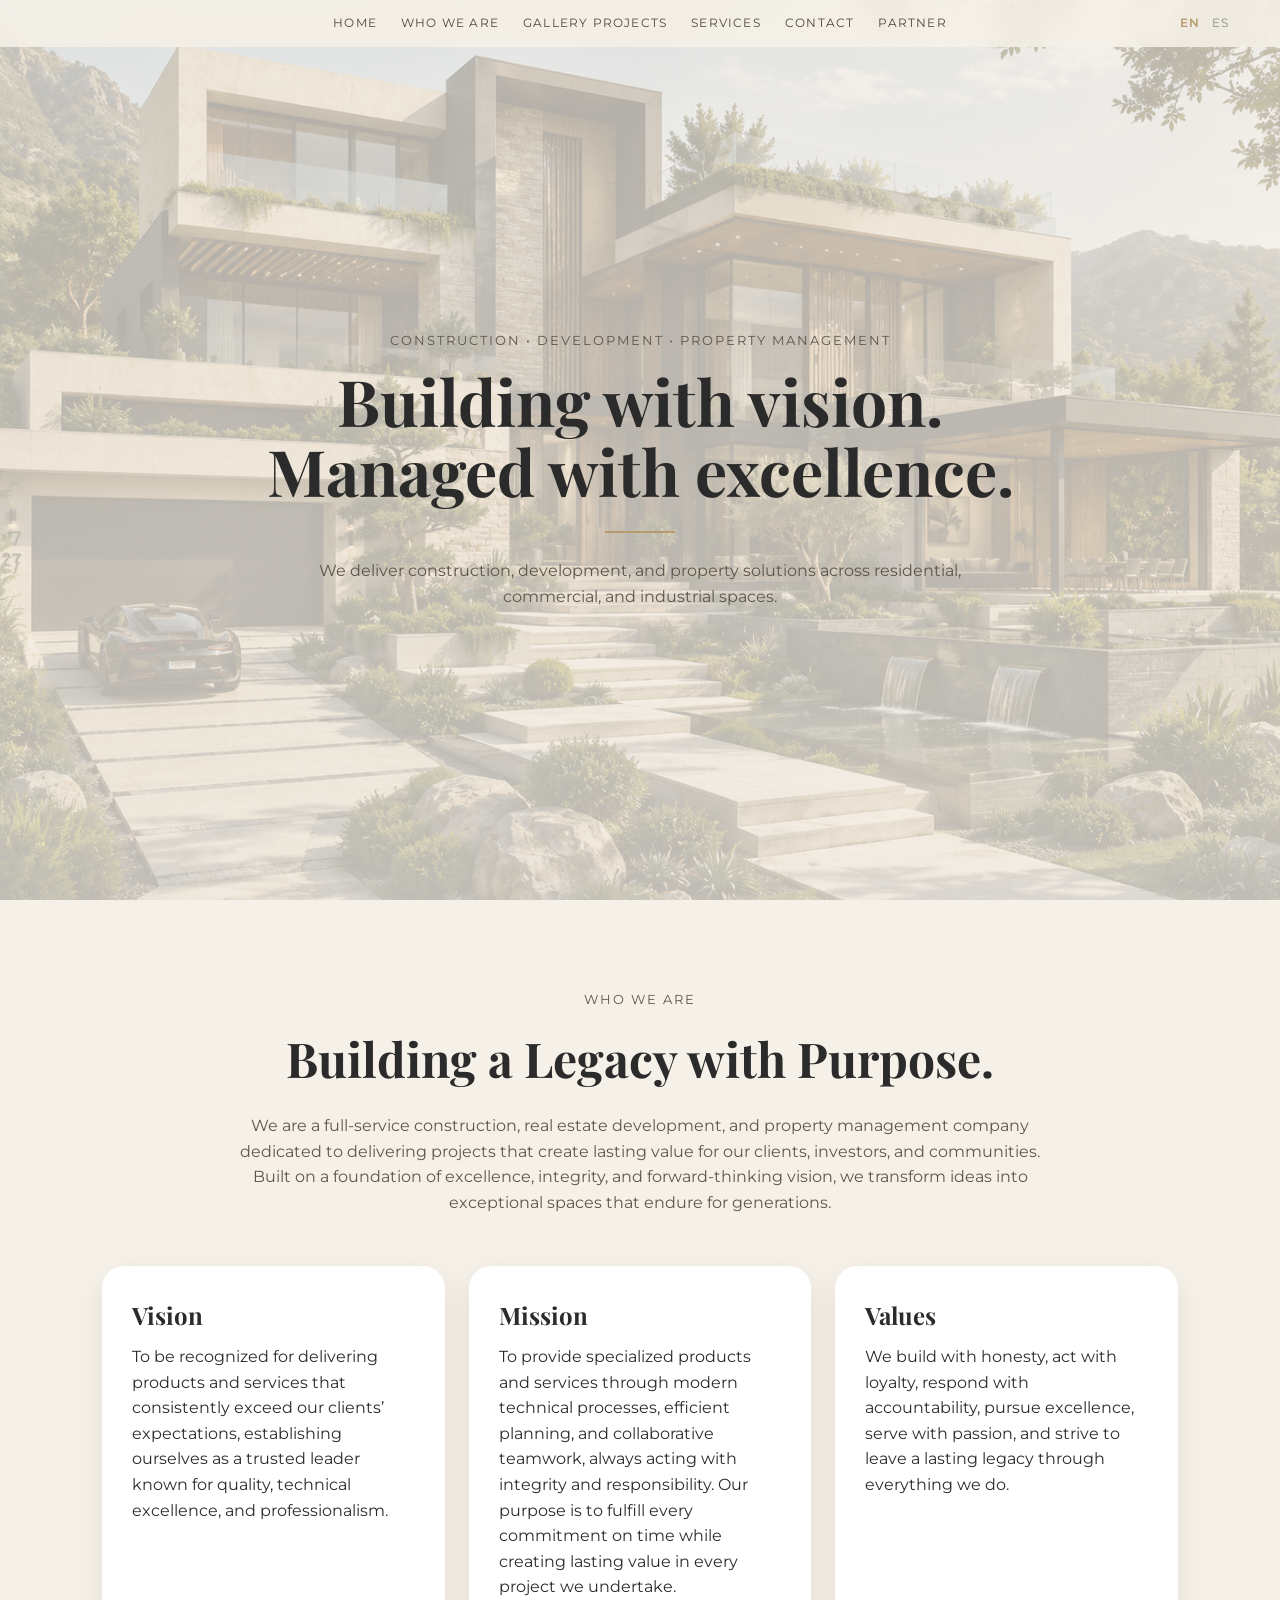
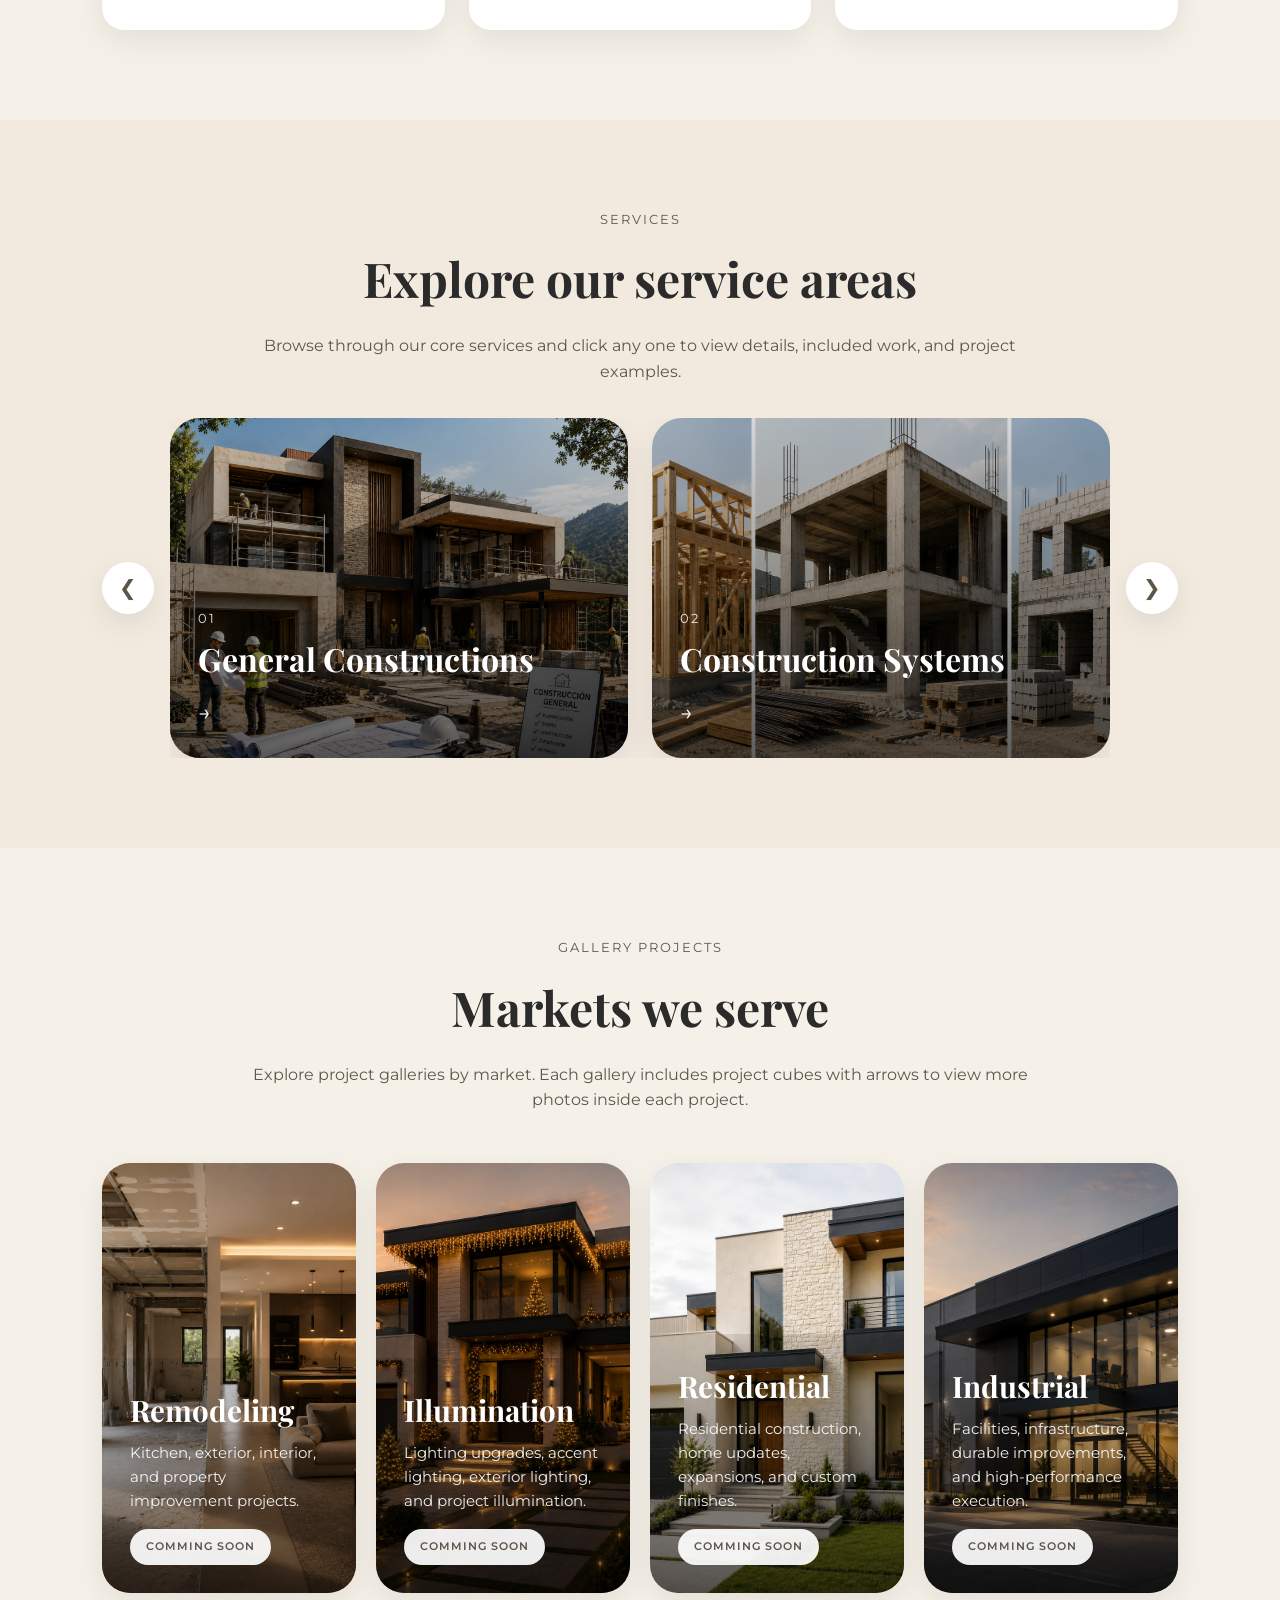
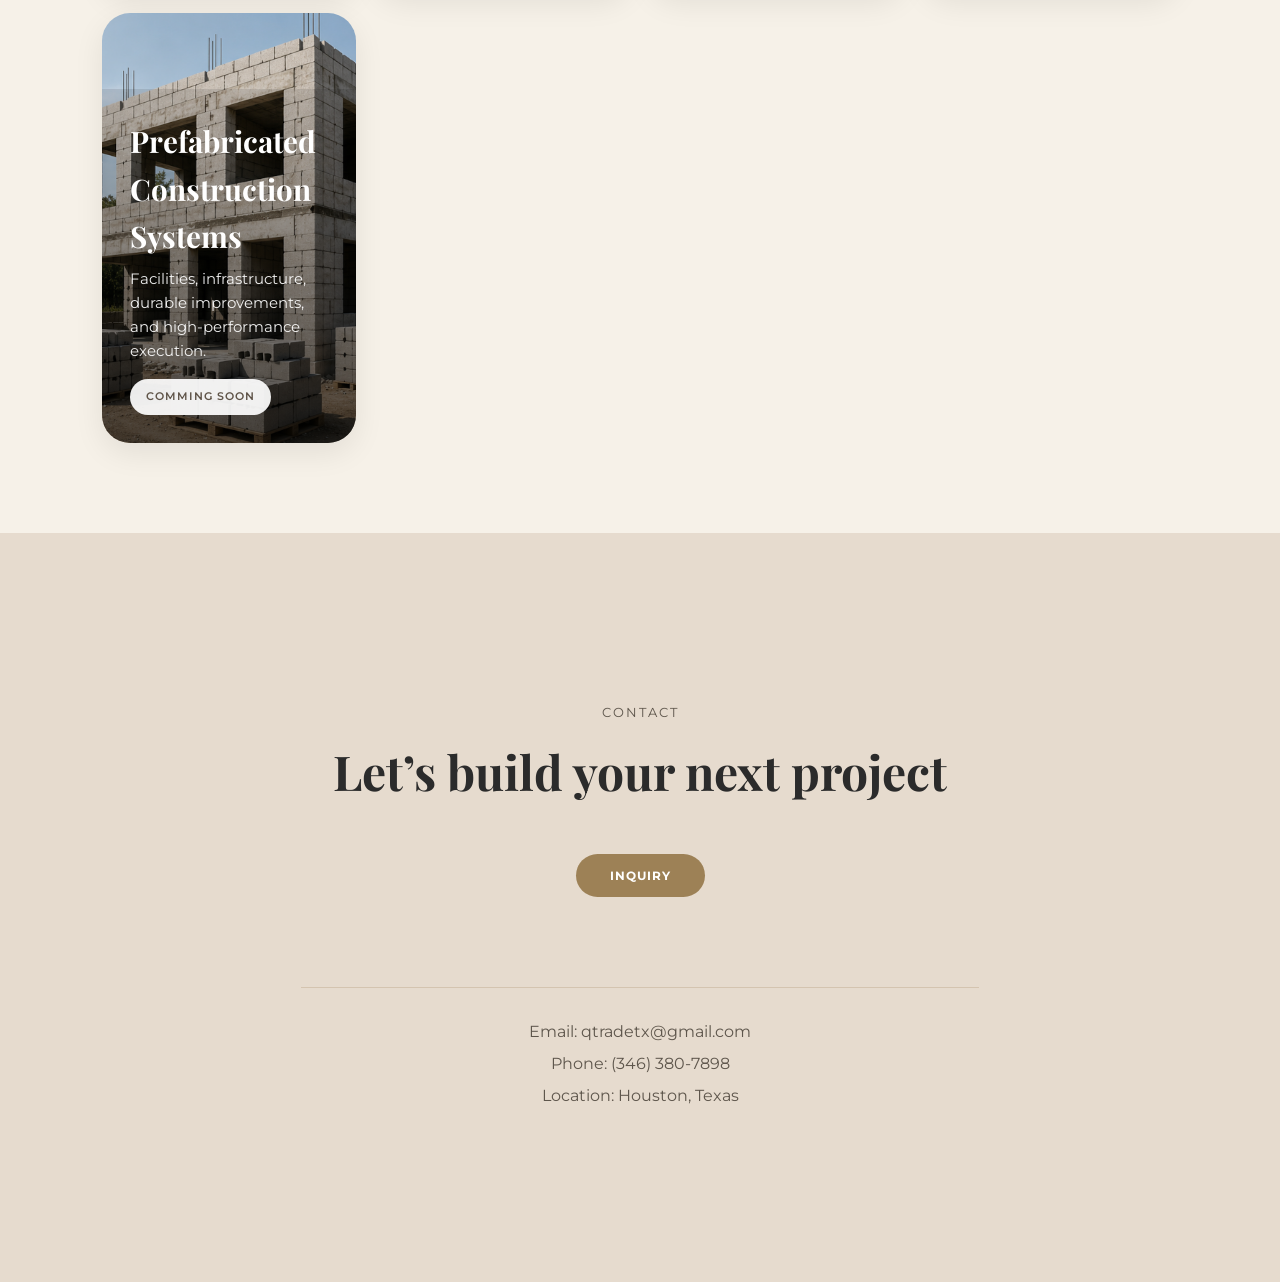
<file: index.html>
<!DOCTYPE html>
<html lang="en">
<head>
  <meta charset="UTF-8" />
  <meta name="viewport" content="width=device-width, initial-scale=1.0" />
  <title>Badar Construction</title>
  <link href="https://fonts.googleapis.com/css2?family=Playfair+Display:wght@400;600;700&family=Montserrat:wght@300;400;500;600&display=swap" rel="stylesheet">
  <link rel="stylesheet" href="style.css" />
</head>
<body>
  <header class="site-header">
    <div class="header-inner">
      <div></div>
      <nav class="main-nav">
        <a href="#home" data-en="Home" data-es="Inicio">Home</a>
        <a href="#what-we-do" data-en="Who We Are" data-es="Quienes Somos">Who We Are</a>
        <a href="#projects" data-en="Gallery Projects" data-es="Galería de Proyectos">Gallery Projects</a>
        <a href="#services" data-en="Services" data-es="Servicios">Services</a>
        <a href="#contact" data-en="Contact" data-es="Contacto">Contact</a>
        <a href="https://812ohr.com" data-en="Partner" data-es="Partner">Partner</a>
      </nav>
      <div class="language-inline">
        <span onclick="setLanguage('en', this)" data-lang="en" class="lang active">EN</span>
        <span onclick="setLanguage('es', this)" data-lang="es" class="lang">ES</span>
      </div>
    </div>
  </header>

  <section class="hero" id="home">
    <div class="hero-content">
      <p class="eyebrow" data-en="Construction • Development • Property Management" data-es="Construcción • Desarrollo • Administración de Propiedades">Construction • Development • Property Management</p>
      <h1 data-en="Building with vision. Managed with excellence." data-es="Construyendo con visión. Administrado con excelencia.">Built with vision. Managed with excellence.</h1>
      <div class="divider"></div>
      <p class="hero-text" data-en="We deliver construction, development, and property solutions across residential, commercial, and industrial spaces." data-es="Ofrecemos soluciones de construcción, desarrollo y administración de propiedades para espacios residenciales, comerciales e industriales.">We deliver refined construction, development, and property solutions across residential, commercial, and industrial spaces.</p>
    </div>
  </section>

  <section class="section intro-section" id="what-we-do">
    <div class="section-heading">
      <p class="section-label" data-en="Who We Are" data-es="Quienes Somos">Who We Are</p>
      <h2 data-en="Building a Legacy with Purpose." data-es="Construyendo patrimonio con propósito.">A full-service construction and property company</h2>
      <p data-en="We are a full-service construction, real estate development, and property management company dedicated to delivering projects that create lasting value for our clients, investors, and communities. Built on a foundation of excellence, integrity, and forward-thinking vision, we transform ideas into exceptional spaces that endure for generations." data-es="Somos una empresa integral de construcción, desarrollo inmobiliario y administración de propiedades, comprometida con la creación de proyectos sólidos que generan valor duradero para nuestros clientes, inversionistas y comunidades. Nuestra filosofía se basa en la excelencia, la integridad y la visión de largo plazo, transformando ideas en espacios que perduran a través del tiempo.">We are a full-service construction, real estate development, and property management company dedicated to delivering projects that create lasting value for our clients, investors, and communities. Built on a foundation of excellence, integrity, and forward-thinking vision, we transform ideas into exceptional spaces that endure for generations.</p>
    </div>
    <div class="three-column-info">
      <div class="info-card"><h3 data-en="Vision" data-es="Visión">Vision</h3><p data-en="To be recognized for delivering products and services that consistently exceed our clients’ expectations, establishing ourselves as a trusted leader known for quality, technical excellence, and professionalism." data-es="Ser reconocidos por proveer productos y servicios con un nivel de calidad que supere consistentemente las expectativas de nuestros clientes, consolidándonos como un referente de confianza, excelencia técnica y profesionalismo.">To be recognized for delivering products and services that consistently exceed our clients’ expectations, establishing ourselves as a trusted leader known for quality, technical excellence, and professionalism.</p></div>
      <div class="info-card"><h3 data-en="Mission" data-es="Misión">Mission</h3><p data-en="To provide specialized products and services through modern technical processes, efficient planning, and collaborative teamwork, always acting with integrity and responsibility. Our purpose is to fulfill every commitment on time while creating lasting value in every project we undertake." data-es="Brindar productos y servicios especializados mediante procesos técnicos actualizados, una planeación eficiente y trabajo colaborativo, actuando siempre con ética profesional y responsabilidad, con el propósito de cumplir oportunamente cada compromiso y generar valor real en cada proyecto.">To provide specialized products and services through modern technical processes, efficient planning, and collaborative teamwork, always acting with integrity and responsibility. Our purpose is to fulfill every commitment on time while creating lasting value in every project we undertake.</p></div>
      <div class="info-card"><h3 data-en="Values" data-es="Valores">Values</h3><p data-en="We build with honesty, act with loyalty, respond with accountability, pursue excellence, serve with passion, and strive to leave a lasting legacy through everything we do." data-es="Construimos con verdad, actuamos con lealtad, respondemos con responsabilidad, buscamos la excelencia, servimos con pasión y trabajamos para dejar un legado duradero.">We build with honesty, act with loyalty, respond with accountability, pursue excellence, serve with passion, and strive to leave a lasting legacy through everything we do.</p></div>
    </div>
  </section>
  <section class="section services-section" id="services">
    <div class="section-heading services-heading">
      <p class="section-label" data-en="Services" data-es="Servicios">Services</p>
      <h2 data-en="Explore our service areas" data-es="Explora nuestras áreas de servicio">Explore our service areas</h2>
      <p data-en="Browse through our core services and click any one to view details, included work, and project examples." data-es="Explora nuestros servicios principales y haz clic en cualquiera para ver detalles, trabajos incluidos y ejemplos de proyectos.">Browse through our core services and click any one to view details, included work, and project examples.</p>
    </div>
    <!-- put this one back once you change it to add all the info 
    <div class="services-slider-wrapper">
      <button class="slider-arrow left" onclick="moveSlider(-1)" aria-label="Previous service">&#10094;</button>
      <div class="services-slider-container">
        <div class="services-slider" id="servicesSlider">
          <a href="general-construction.html" class="service-slide construction-slide"><div class="service-slide-overlay"><span class="service-number">01</span><h3 data-en="General Constructions" data-es="Construcción en General">Construction en General</h3><span class="service-arrow">→</span></div></a>
          <a href="construction-system.html" class="service-slide development-slide"><div class="service-slide-overlay"><span class="service-number">02</span><h3 data-en="Construction Systems" data-es="Sistemas de Construccion">Construction Systems</h3><span class="service-arrow">→</span></div></a>
          <a href="property-management.html" class="service-slide property-slide"><div class="service-slide-overlay"><span class="service-number">03</span><h3 data-en="Property Management" data-es="Administración de Propiedades">Property Management</h3><span class="service-arrow">→</span></div></a>
          <a href="special-installments.html" class="service-slide remodeling-slide"><div class="service-slide-overlay"><span class="service-number">04</span><h3 data-en="Special Installations" data-es="Instalaciones Especiales">Special Installations</h3><span class="service-arrow">→</span></div></a>
        </div>
     </div>
    -->
    <div class="services-slider-wrapper">
      <button class="slider-arrow left" onclick="moveSlider(-1)" aria-label="Previous service">&#10094;</button>
      <div class="services-slider-container">
        <div class="services-slider" id="servicesSlider">
          <a href="" class="service-slide construction-slide"><div class="service-slide-overlay"><span class="service-number">01</span><h3 data-en="General Constructions" data-es="Construcción en General">Construction en General</h3><span class="service-arrow">→</span></div></a>
          <a href=""class="service-slide development-slide"><div class="service-slide-overlay"><span class="service-number">02</span><h3 data-en="Construction Systems" data-es="Sistemas de Construccion">Construction Systems</h3><span class="service-arrow">→</span></div></a>
          <a href=""class="service-slide property-slide"><div class="service-slide-overlay"><span class="service-number">03</span><h3 data-en="Property Management" data-es="Administración de Propiedades">Property Management</h3><span class="service-arrow">→</span></div></a>
          <a href=""class="service-slide remodeling-slide"><div class="service-slide-overlay"><span class="service-number">04</span><h3 data-en="Special Installations" data-es="Instalaciones Especiales">Special Installations</h3><span class="service-arrow">→</span></div></a>
        </div>
     </div>
      <button class="slider-arrow right" onclick="moveSlider(1)" aria-label="Next service">&#10095;</button>
    </div>
  </section>
  

  <section class="section industries-section" id="projects">
    <div class="section-heading">
      <p class="section-label" data-en="Gallery Projects" data-es="Galería de Proyectos">Gallery Projects</p>
      <h2 data-en="Markets we serve" data-es="Mercados que atendemos">Markets we serve</h2>
      <p data-en="Explore project galleries by market. Each gallery includes project cubes with arrows to view more photos inside each project." data-es="Explora galerías de proyectos por mercado. Cada galería incluye cubos de proyectos con flechas para ver más fotos dentro de cada proyecto.">Explore project galleries by market. Each gallery includes project cubes with arrows to view more photos inside each project.</p>
    </div>


    <!-- put this one back once you change it to add all the info 
    <div class="industries-grid">
      <div class="industry-block remodeling-bg">
        <div class="industry-overlay">
          <h3 data-en="Remodeling" data-es="Remodelaciones">Remodeling</h3>
          <p data-en="Kitchen, exterior, interior, and property improvement projects." data-es="Proyectos de cocina, exterior, interior y mejoras de propiedades.">Kitchen, exterior, interior, and property improvement projects.</p>
          <a class="gallery-button" href="remodeling-gallery.html" data-en="Gallery" data-es="Galería">Gallery</a>
        </div>
      </div>
      <div class="industry-block illumination-bg">
        <div class="industry-overlay">
          <h3 data-en="Illumination" data-es="Iluminación">Illumination</h3>
          <p data-en="Lighting upgrades, accent lighting, exterior lighting, and project illumination." data-es="Mejoras de iluminación, luces decorativas, iluminación exterior e iluminación de proyectos.">Lighting upgrades, accent lighting, exterior lighting, and project illumination.</p>
          <a class="gallery-button" href="illumination-gallery.html" data-en="Gallery" data-es="Galería">Gallery</a>
        </div>
      </div>
      <div class="industry-block residential-bg">
        <div class="industry-overlay">
          <h3 data-en="Residential" data-es="Residencial">Residential</h3>
          <p data-en="Residential construction, home updates, expansions, and custom finishes." data-es="Construcción residencial, actualizaciones de hogar, ampliaciones y acabados personalizados.">Residential construction, home updates, expansions, and custom finishes.</p>
          <a class="gallery-button" href="residential-gallery.html" data-en="Gallery" data-es="Galería">Gallery</a>
        </div>
      </div>
      <div class="industry-block industrial-bg">
        <div class="industry-overlay">
          <h3 data-en="Industrial" data-es="Industrial">Industrial</h3>
          <p data-en="Facilities, infrastructure, durable improvements, and high-performance execution." data-es="Instalaciones, infraestructura, mejoras duraderas y ejecución de alto desempeño.">Facilities, infrastructure, durable improvements, and high-performance execution.</p>
          <a class="gallery-button" href="industrial-gallery.html" data-en="Gallery" data-es="Galería">Gallery</a>
        </div>
      </div>
      <div class="industry-block sistemas-bg">
        <div class="industry-overlay">
          <h3 data-en="Prefabricated Construction Systems" data-es="Sistemas de Construccion Prefabricados">Prefabricated Construction Systems</h3>
          <p data-en="Facilities, infrastructure, durable improvements, and high-performance execution." data-es="Instalaciones, infraestructura, mejoras duraderas y ejecución de alto desempeño.">Facilities, infrastructure, durable improvements, and high-performance execution.</p>
          <a class="gallery-button" href="systems-gallery.html" data-en="Gallery" data-es="Galería">Gallery</a>
        </div>
      </div>
  </div>
    -->
       <div class="industries-grid">
      <div class="industry-block remodeling-bg">
        <div class="industry-overlay">
          <h3 data-en="Remodeling" data-es="Remodelaciones">Remodeling</h3>
          <p data-en="Kitchen, exterior, interior, and property improvement projects." data-es="Proyectos de cocina, exterior, interior y mejoras de propiedades.">Kitchen, exterior, interior, and property improvement projects.</p>
          <a class="gallery-button" data-en="Comming Soon" data-es="Próximamente">Comming Soon</a>
        </div>
      </div>
      <div class="industry-block illumination-bg">
        <div class="industry-overlay">
          <h3 data-en="Illumination" data-es="Iluminación">Illumination</h3>
          <p data-en="Lighting upgrades, accent lighting, exterior lighting, and project illumination." data-es="Mejoras de iluminación, luces decorativas, iluminación exterior e iluminación de proyectos.">Lighting upgrades, accent lighting, exterior lighting, and project illumination.</p>
          <a class="gallery-button" data-en="Comming Soon" data-es="Próximamente">Comming Soon</a>
        </div>
      </div>
      <div class="industry-block residential-bg">
        <div class="industry-overlay">
          <h3 data-en="Residential" data-es="Residencial">Residential</h3>
          <p data-en="Residential construction, home updates, expansions, and custom finishes." data-es="Construcción residencial, actualizaciones de hogar, ampliaciones y acabados personalizados.">Residential construction, home updates, expansions, and custom finishes.</p>
          <a class="gallery-button" data-en="Comming Soon" data-es="Próximamente">Comming Soon</a>
        </div>
      </div>
      <div class="industry-block industrial-bg">
        <div class="industry-overlay">
          <h3 data-en="Industrial" data-es="Industrial">Industrial</h3>
          <p data-en="Facilities, infrastructure, durable improvements, and high-performance execution." data-es="Instalaciones, infraestructura, mejoras duraderas y ejecución de alto desempeño.">Facilities, infrastructure, durable improvements, and high-performance execution.</p>
          <a class="gallery-button" data-en="Comming Soon" data-es="Próximamente">Comming Soon</a>
        </div>
      </div>
      <div class="industry-block sistemas-bg">
        <div class="industry-overlay">
          <h3 data-en="Prefabricated Construction Systems" data-es="Sistemas de Construccion Prefabricados">Prefabricated Construction Systems</h3>
          <p data-en="Facilities, infrastructure, durable improvements, and high-performance execution." data-es="Instalaciones, infraestructura, mejoras duraderas y ejecución de alto desempeño.">Facilities, infrastructure, durable improvements, and high-performance execution.</p>
          <a class="gallery-button"data-en="Comming Soon" data-es="Próximamente">Comming Soon</a>
        </div>
      </div>
  
  </section>

<section id="contact" class="contact-section">
  <div class="contact-box">
    <p class="section-label" data-en="Contact" data-es="Contacto">Contact</p>

    <h2 data-en="Let’s build your next project" data-es="Construyamos tu próximo proyecto">
      Let’s build your next project
    </h2>

    <button class="inquiry-toggle" onclick="toggleInquiryForm()"
      data-en="Inquiry" data-es="Información">
      Inquiry
    </button>

    <form class="contact-form hidden" action="https://formspree.io/f/mnjwzajz" method="POST">
      <input type="hidden" name="_subject" value="New website contact request">

      <label>
        <span data-en="Name" data-es="Nombre">Name</span>
        <input type="text" name="name" required>
      </label>

      <label>
        <span data-en="Email" data-es="Correo electrónico">Email</span>
        <input type="email" name="email" required>
      </label>

      <label>
        <span data-en="Phone" data-es="Teléfono">Phone</span>
        <input type="tel" name="phone">
      </label>

      <label>
        <span data-en="Message" data-es="Mensaje">Message</span>
        <textarea name="message" rows="5" required></textarea>
      </label>

      <button type="submit" data-en="Send Message" data-es="Enviar Mensaje">
        Send Message
      </button>

      <p id="formStatus" class="form-status"></p>
    </form>

    <div class="contact-info-bottom">
      <p>Email: qtradetx@gmail.com</p>
      <p>Phone: (346) 380-7898</p>
      <p>Location: Houston, Texas</p>
    </div>
  </div>
</section>

  
  <script src="script.js"></script>
</body>
</html>
</file>
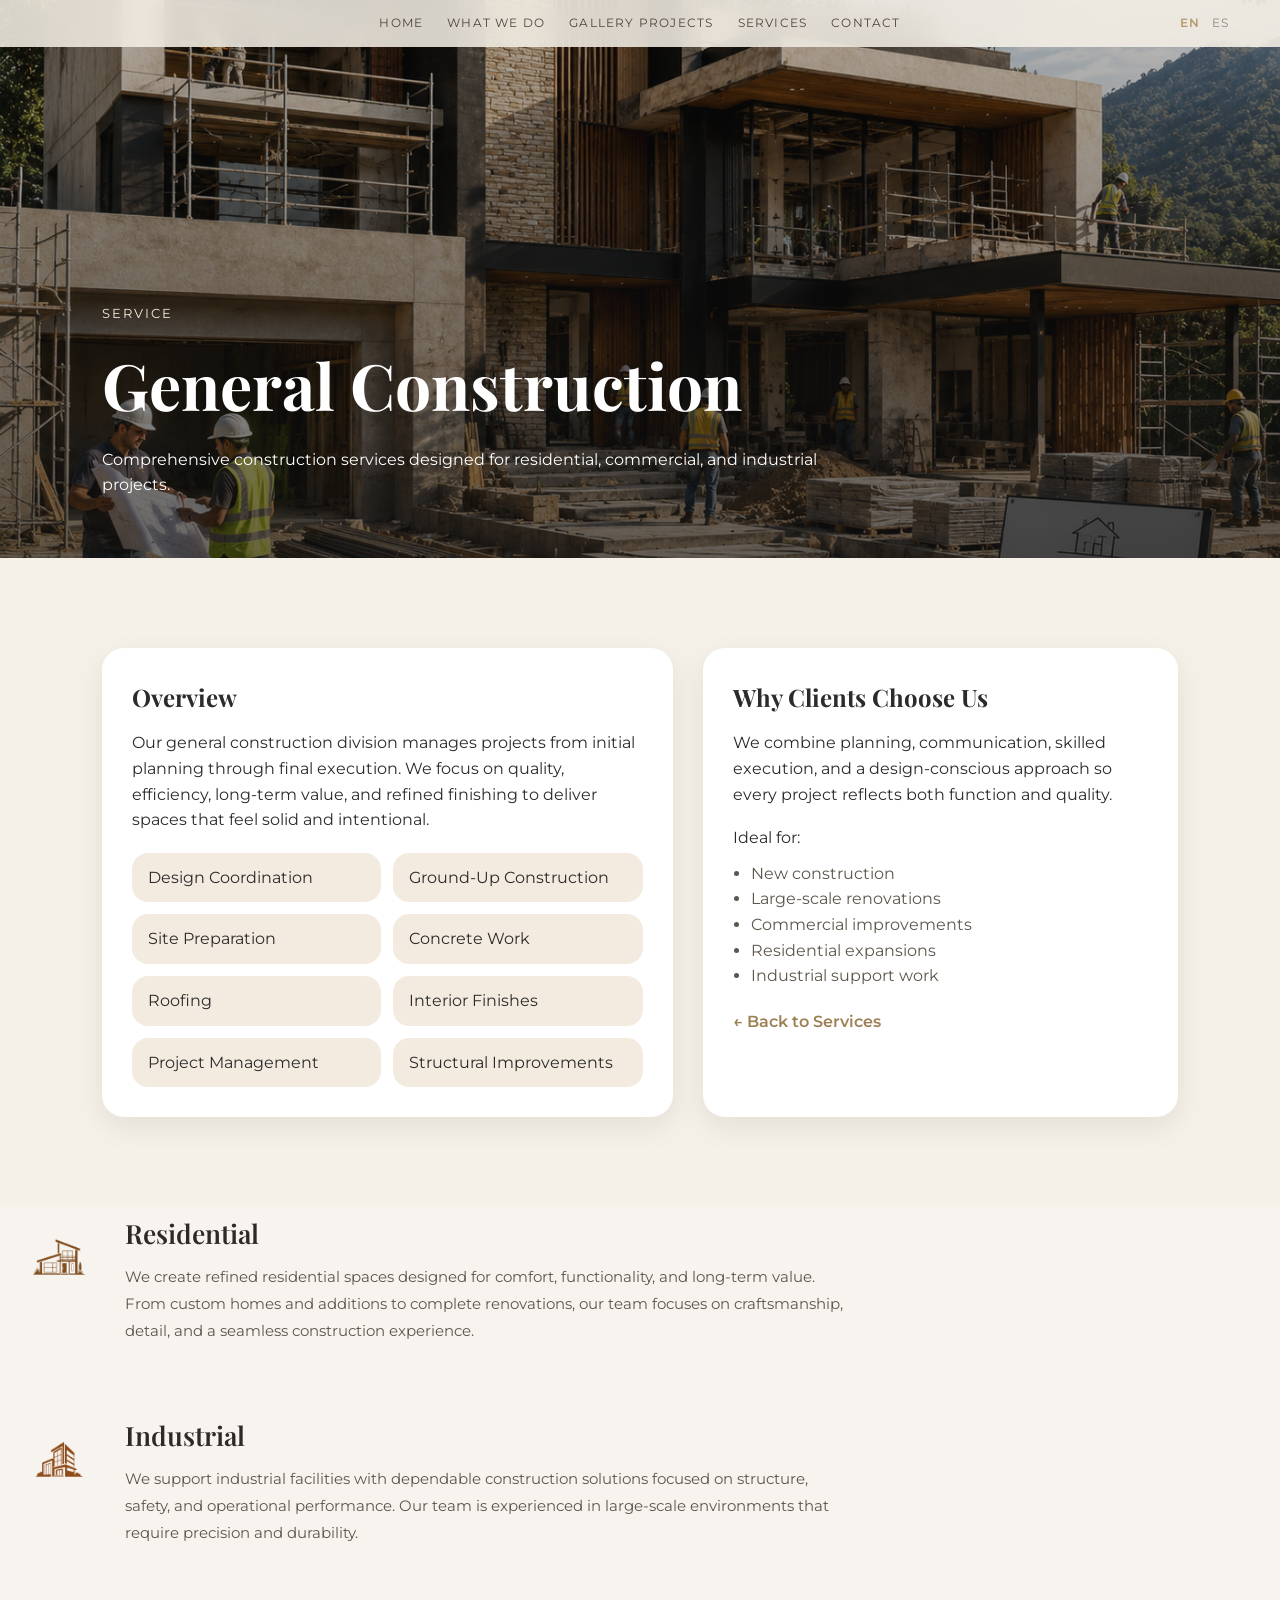
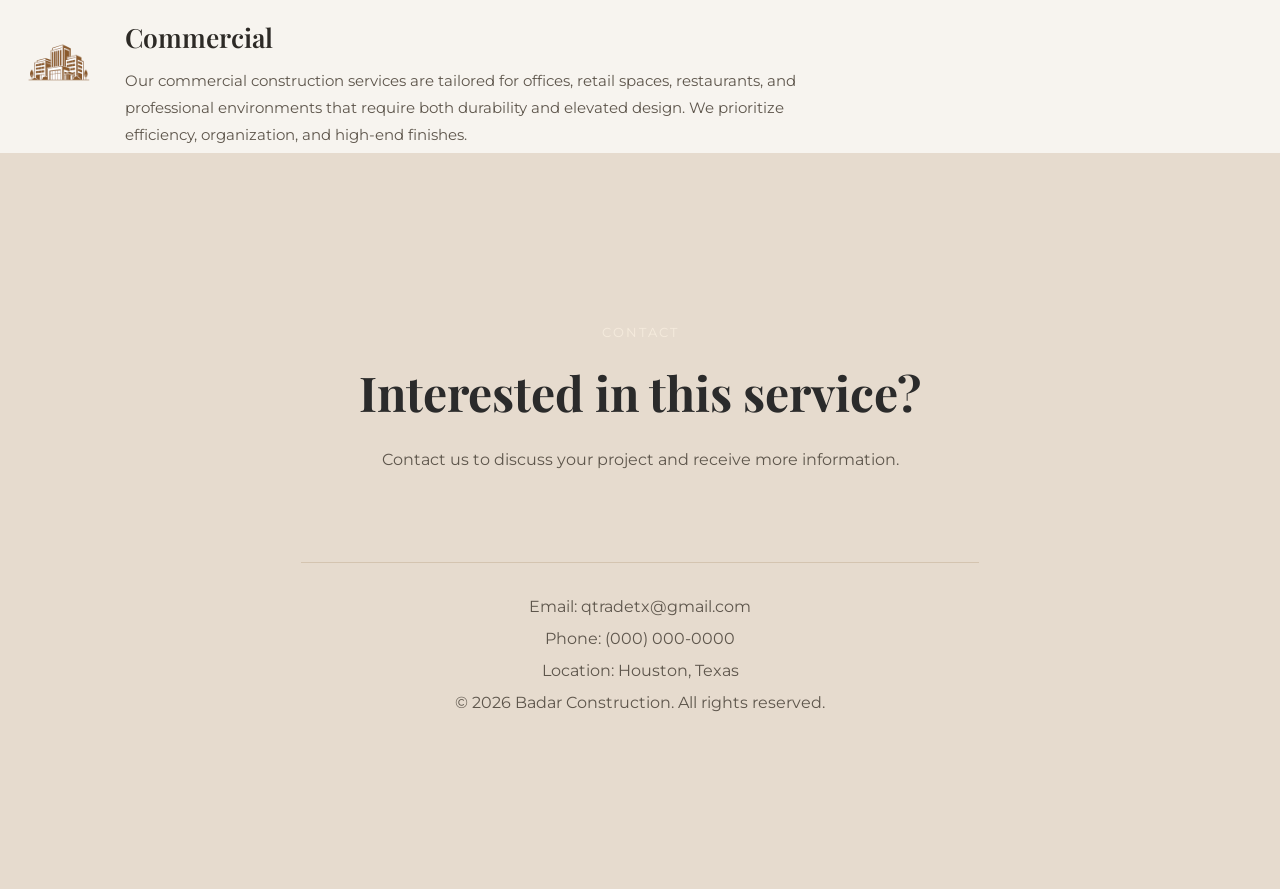
<file: general-construction.html>
<!DOCTYPE html>
<html lang="en">
<head>
  <meta charset="UTF-8" />
  <meta name="viewport" content="width=device-width, initial-scale=1.0" />
  <title>General Construction | Badar Construction</title>
  <link href="https://fonts.googleapis.com/css2?family=Playfair+Display:wght@400;600;700&family=Montserrat:wght@300;400;500;600&display=swap" rel="stylesheet">
  <link rel="stylesheet" href="style.css" />
</head>
<body>
  <header class="site-header">
    <div class="header-inner">
      <div></div>
      <nav class="main-nav">
        <a href="index.html#home" data-en="Home" data-es="Inicio">Home</a>
        <a href="index.html#what-we-do" data-en="What We Do" data-es="Qué Hacemos">What We Do</a>
        <a href="index.html#projects" data-en="Gallery Projects" data-es="Galería de Proyectos">Gallery Projects</a>
        <a href="index.html#services" data-en="Services" data-es="Servicios">Services</a>
        <a href="index.html#contact" data-en="Contact" data-es="Contacto">Contact</a>
      </nav>
      <div class="language-inline">
        <span onclick="setLanguage('en', this)" data-lang="en" class="lang active">EN</span>
        <span onclick="setLanguage('es', this)" data-lang="es" class="lang">ES</span>
      </div>
    </div>
  </header>

  <section class="service-hero" style="background-image:url('construccion.png');">
    <div class="service-hero-content">
      <p class="section-label light" data-en="Service" data-es="Servicio">Service</p>
      <h1 data-en="General Construction" data-es="Construcción General">General Construction</h1>
      <p data-en="Comprehensive construction services designed for residential, commercial, and industrial projects." data-es="Servicios integrales de construcción diseñados para proyectos residenciales, comerciales e industriales.">Comprehensive construction services designed for residential, commercial, and industrial projects.</p>
    </div>
  </section>

  <section class="section">
    <div class="service-layout">
      <div class="service-panel">
        <h2 data-en="Overview" data-es="Descripción General">Overview</h2>
        <p data-en="Our general construction division manages projects from initial planning through final execution. We focus on quality, efficiency, long-term value, and refined finishing to deliver spaces that feel solid and intentional." data-es="Nuestra división de construcción general administra proyectos desde la planeación inicial hasta la ejecución final. Nos enfocamos en calidad, eficiencia, valor a largo plazo y acabados refinados para entregar espacios sólidos e intencionales.">Our general construction division manages projects from initial planning through final execution. We focus on quality, efficiency, long-term value, and refined finishing to deliver spaces that feel solid and intentional.</p>
        <div class="includes-list">
          <div class="includes-item" data-en="Design Coordination" data-es="Coordinación de Diseño">Design Coordination</div>
          <div class="includes-item" data-en="Ground-Up Construction" data-es="Construcción desde Cero">Ground-Up Construction</div>
          <div class="includes-item" data-en="Site Preparation" data-es="Preparación del Sitio">Site Preparation</div>
          <div class="includes-item" data-en="Concrete Work" data-es="Trabajo de Concreto">Concrete Work</div>
          <div class="includes-item" data-en="Roofing" data-es="Techos">Roofing</div>
          <div class="includes-item" data-en="Interior Finishes" data-es="Acabados Interiores">Interior Finishes</div>
          <div class="includes-item" data-en="Project Management" data-es="Administración de Proyecto">Project Management</div>
          <div class="includes-item" data-en="Structural Improvements" data-es="Mejoras Estructurales">Structural Improvements</div>
        </div>
      </div>
      <div class="service-panel">
        <h2 data-en="Why Clients Choose Us" data-es="Por Qué Nos Eligen">Why Clients Choose Us</h2>
        <p data-en="We combine planning, communication, skilled execution, and a design-conscious approach so every project reflects both function and quality." data-es="Combinamos planeación, comunicación, ejecución especializada y un enfoque consciente del diseño para que cada proyecto refleje funcionalidad y calidad.">We combine planning, communication, skilled execution, and a design-conscious approach so every project reflects both function and quality.</p>
        <p style="margin-top:18px;" data-en="Ideal for:" data-es="Ideal para:">Ideal for:</p>
        <ul style="margin-top:10px; padding-left:18px; color:#5e564c;">
          <li data-en="New construction" data-es="Construcción nueva">New construction</li>
          <li data-en="Large-scale renovations" data-es="Renovaciones de gran escala">Large-scale renovations</li>
          <li data-en="Commercial improvements" data-es="Mejoras comerciales">Commercial improvements</li>
          <li data-en="Residential expansions" data-es="Ampliaciones residenciales">Residential expansions</li>
          <li data-en="Industrial support work" data-es="Trabajos de soporte industrial">Industrial support work</li>
        </ul>
        <a class="back-link" href="index.html#services" data-en="← Back to Services" data-es="← Regresar a Servicios">← Back to Services</a>
      </div>
    </div>
  </section>
    <!-- DIVISIONS SECTION -->
  <section class="division-section">

    <div class="division-row">
      <img src="house.png" alt="Residential Construction">

      <div class="division-text">
        <h2 data-en="Residential" data-es="Residencial">Residential</h2>

        <p
          data-en="We create refined residential spaces designed for comfort, functionality, and long-term value. From custom homes and additions to complete renovations, our team focuses on craftsmanship, detail, and a seamless construction experience."
          data-es="Creamos espacios residenciales refinados diseñados para comodidad, funcionalidad y valor a largo plazo. Desde casas personalizadas y ampliaciones hasta renovaciones completas, nuestro equipo se enfoca en calidad, detalle y una experiencia de construcción impecable."
        >
          We create refined residential spaces designed for comfort, functionality, and long-term value. From custom homes and additions to complete renovations, our team focuses on craftsmanship, detail, and a seamless construction experience.
        </p>
      </div>
    </div>
    
    <div class="division-row">
      <img src="building.png" alt="Industrial Construction">

      <div class="division-text">
        <h2 data-en="Industrial" data-es="Industrial">Industrial</h2>

        <p
          data-en="We support industrial facilities with dependable construction solutions focused on structure, safety, and operational performance. Our team is experienced in large-scale environments that require precision and durability."
          data-es="Apoyamos instalaciones industriales con soluciones de construcción enfocadas en estructura, seguridad y rendimiento operativo. Nuestro equipo tiene experiencia en entornos de gran escala que requieren precisión y durabilidad."
        >
          We support industrial facilities with dependable construction solutions focused on structure, safety, and operational performance. Our team is experienced in large-scale environments that require precision and durability.
        </p>
      </div>
    </div>

    <div class="division-row">
      <img src="commercial.png" alt="Commercial Construction">

      <div class="division-text">
        <h2 data-en="Commercial" data-es="Comercial">Commercial</h2>

        <p
          data-en="Our commercial construction services are tailored for offices, retail spaces, restaurants, and professional environments that require both durability and elevated design. We prioritize efficiency, organization, and high-end finishes."
          data-es="Nuestros servicios de construcción comercial están diseñados para oficinas, espacios comerciales, restaurantes y ambientes profesionales que requieren durabilidad y diseño elevado. Priorizamos eficiencia, organización y acabados de alta calidad."
        >
          Our commercial construction services are tailored for offices, retail spaces, restaurants, and professional environments that require both durability and elevated design. We prioritize efficiency, organization, and high-end finishes.
        </p>
      </div>
    </div>
  </section>
<!--
  <section class="section services-section">
    <div class="section-heading">
      <p class="section-label" data-en="Projects" data-es="Proyectos">Projects</p>
      <h2 data-en="Work completed in this area" data-es="Trabajos completados en esta área">Work completed in this area</h2>
      <p data-en="Show your real project photos, titles, and brief descriptions here." data-es="Muestra aquí tus fotos reales de proyectos, títulos y descripciones breves.">Show your real project photos, titles, and brief descriptions here.</p>
    </div>
    <div class="project-gallery-grid">
      <div class="project-card" data-project-id="gc1"><div class="project-window"><div class="project-track"><img class="project-image" src="https://images.unsplash.com/photo-1486406146926-c627a92ad1ab?auto=format&fit=crop&w=900&q=80"><img class="project-image" src="https://images.unsplash.com/photo-1504307651254-35680f356dfd?auto=format&fit=crop&w=900&q=80"></div><button class="project-nav left" onclick="moveProjectGallery(this,-1)">&#10094;</button><button class="project-nav right" onclick="moveProjectGallery(this,1)">&#10095;</button><span class="project-counter">1 / 2</span></div><div class="project-card-content"><h3 data-en="Commercial Buildout" data-es="Adecuación Comercial">Commercial Buildout</h3><p data-en="Modern structural execution with durable finishes." data-es="Ejecución estructural moderna con acabados duraderos.">Modern structural execution with durable finishes.</p></div></div>
      <div class="project-card" data-project-id="gc2"><div class="project-window"><div class="project-track"><img class="project-image" src="https://images.unsplash.com/photo-1512917774080-9991f1c4c750?auto=format&fit=crop&w=900&q=80"><img class="project-image" src="https://images.unsplash.com/photo-1600607687939-ce8a6c25118c?auto=format&fit=crop&w=900&q=80"></div><button class="project-nav left" onclick="moveProjectGallery(this,-1)">&#10094;</button><button class="project-nav right" onclick="moveProjectGallery(this,1)">&#10095;</button><span class="project-counter">1 / 2</span></div><div class="project-card-content"><h3 data-en="Residential Expansion" data-es="Ampliación Residencial">Residential Expansion</h3><p data-en="Elegant home extension with clean execution." data-es="Ampliación elegante de vivienda con ejecución limpia.">Elegant home extension with clean execution.</p></div></div>
    </div>
  </section>
-->
  <section class="contact-section">
    <div class="contact-box">
      <p class="section-label light" data-en="Contact" data-es="Contacto">Contact</p>
      <h2 data-en="Interested in this service?" data-es="¿Te interesa este servicio?">Interested in this service?</h2>
      <p data-en="Contact us to discuss your project and receive more information." data-es="Contáctanos para hablar de tu proyecto y recibir más información.">Contact us to discuss your project and receive more information.</p>
      <div class="contact-info-bottom">
        <p>Email: qtradetx@gmail.com</p>
        <p>Phone: (000) 000-0000</p>
        <p>Location: Houston, Texas</p>

        <p class="footer-copy">
          © 2026 Badar Construction. All rights reserved.
        </p>
    </div>
  </div>
</section>
  <script src="script.js"></script>
</body>
</html>
</file>
<file: style.css>
:root{
  --bg:#f6f1e8;
  --bg-soft:#efe7db;
  --text:#2b2b2b;
  --muted:#5e564c;
  --accent:#b89b6d;
  --accent-dark:#9d8156;
  --white:#ffffff;
  --shadow:0 10px 30px rgba(0,0,0,0.08);
  --radius:22px;
}

*{margin:0;padding:0;box-sizing:border-box;}
html{scroll-behavior:smooth;}
body{font-family:'Montserrat',sans-serif;background:var(--bg);color:var(--text);line-height:1.6;}

.site-header{position:fixed;top:0;left:0;width:100%;z-index:1000;padding:14px 0;background:rgba(246,241,232,0.86);backdrop-filter:blur(12px);}
.header-inner{width:92%;max-width:1180px;margin:auto;display:grid;grid-template-columns:1fr auto 1fr;align-items:center;}
.main-nav{display:flex;justify-content:center;gap:24px;flex-wrap:wrap;}
.main-nav a{text-decoration:none;color:#4f463c;text-transform:uppercase;letter-spacing:1.2px;font-size:0.73rem;position:relative;}
.main-nav a::after{content:"";position:absolute;left:0;bottom:-5px;width:0;height:1px;background:var(--accent);transition:0.3s ease;}
.main-nav a:hover::after{width:100%;}
.language-inline{justify-self:end;display:flex;gap:12px;}
.lang{cursor:pointer;font-size:0.73rem;letter-spacing:1px;opacity:0.5;transition:0.25s;}
.lang.active{opacity:1;color:var(--accent);font-weight:600;}

.hero{
    min-height:100vh;
    display:flex;
    align-items:center;
    justify-content:center;
    text-align:center;
    padding:120px 8% 80px;

    background:
    linear-gradient(rgba(246,241,232,0.72), rgba(246,241,232,0.78)),
    url('photo8.png') center/cover no-repeat;
}

.hero-content{max-width:850px;}
.eyebrow{text-transform:uppercase;letter-spacing:2px;font-size:0.8rem;color:var(--muted);margin-bottom:14px;}
.hero h1{font-family:'Playfair Display',serif;font-size:clamp(2.6rem,5vw,4.8rem);line-height:1.1;}
.divider{width:70px;height:2px;background:var(--accent);margin:24px auto;}
.hero-text{max-width:720px;margin:auto;color:var(--muted);font-size:1.02rem;}

.section{padding:90px 8%;}
.section-heading{max-width:820px;margin:0 auto 50px;text-align:center;}
.section-label{text-transform:uppercase;letter-spacing:2px;font-size:0.8rem;color:var(--accent-dark);margin-bottom:10px;}
.section-label.light{color:#f5ebdd;}
.section-heading h2,.contact-box h2{font-family:'Playfair Display',serif;font-size:clamp(2rem,4vw,3rem);margin-bottom:16px;}
.section-heading p,.contact-box p{color:var(--muted);}

.three-column-info{display:grid;grid-template-columns:repeat(3,1fr);gap:24px;}
.info-card{background:var(--white);padding:30px;border-radius:var(--radius);box-shadow:var(--shadow);}
.info-card h3{font-family:'Playfair Display',serif;margin-bottom:10px;font-size:1.5rem;}

/* SERVICES */
.services-section{background:#f2eadf;overflow:hidden;}
.services-heading{margin-bottom:34px;}
.services-slider-wrapper{position:relative;display:flex;align-items:center;gap:16px;}
.services-slider-container{overflow:hidden;width:100%;}
.services-slider{display:flex;gap:24px;transition:transform 0.45s ease;}
.service-slide{width:calc((100% - 24px)/2);min-width:calc((100% - 24px)/2);max-width:calc((100% - 24px)/2);height:340px;border-radius:30px;overflow:hidden;position:relative;text-decoration:none;color:white;background-size:cover;background-position:center;box-shadow:var(--shadow);flex:0 0 calc((100% - 24px)/2);}
.construction-slide{background-image:url('construccion.png');}
.property-slide{background-image:url('propiedad_mana.png');}
.development-slide{background-image:url('sistemas.png');}
.remodeling-slide{background-image:url('instalaciones.png');}
.service-slide::before{content:"";position:absolute;inset:0;background:linear-gradient(to top,rgba(0,0,0,0.62),rgba(0,0,0,0.15));transition:0.3s ease;}
.service-slide:hover::before{background:linear-gradient(to top,rgba(0,0,0,0.72),rgba(0,0,0,0.18));}
.service-slide-overlay{position:relative;z-index:2;height:100%;padding:28px;display:flex;flex-direction:column;justify-content:flex-end;}
.service-number{font-size:0.8rem;letter-spacing:2px;text-transform:uppercase;opacity:0.88;margin-bottom:12px;}
.service-slide h3{font-family:'Playfair Display',serif;font-size:2rem;max-width:340px;line-height:1.1;}
.service-arrow{display:inline-block;margin-top:18px;font-size:1.4rem;}
.slider-arrow{border:none;width:52px;height:52px;border-radius:50%;background:white;color:#5f5448;font-size:1.3rem;cursor:pointer;box-shadow:var(--shadow);flex-shrink:0;transition:0.25s ease;}
.slider-arrow:hover{transform:translateY(-2px);background:#fbf8f4;}

/* PROJECT MARKETS */
.industries-section{background:var(--bg);}
.industries-grid{display:grid;grid-template-columns:repeat(4,1fr);gap:20px;}
.industry-block{min-height:430px;border-radius:28px;overflow:hidden;position:relative;background-size:cover;background-position:center;box-shadow:var(--shadow);display:flex;align-items:flex-end;}
.remodeling-bg{background-image:url('remodelacion.png');}
.illumination-bg{background-image:url('iluminacion.png');}
.residential-bg{background-image:url('residencial.png');}
.industrial-bg{background-image:url('industrial.png');}
.sistemas-bg{background-image:url('prefabricado.png');}
.industry-overlay{width:100%;padding:28px;background:linear-gradient(to top,rgba(0,0,0,0.64),rgba(0,0,0,0.10));color:white;}
.industry-overlay h3{font-family:'Playfair Display',serif;font-size:1.85rem;margin-bottom:8px;}
.industry-overlay p{color:rgba(255,255,255,0.92);font-size:0.94rem;}
.gallery-button{display:inline-block;margin-top:16px;padding:9px 16px;border-radius:999px;background:rgba(255,255,255,0.92);color:#5f5448;text-decoration:none;text-transform:uppercase;letter-spacing:1px;font-size:0.68rem;font-weight:600;transition:0.25s ease;}
.gallery-button:hover{background:white;transform:translateY(-2px);}

/* CONTACT */
.contact-section{width:100%;margin:0;padding:0;background:linear-gradient(135deg,#b89b6d,#9e8155);}
.contact-box{width:100%;max-width:1100px;margin:0 auto;padding:80px 8%;text-align:center;color:white;background:none;border-radius:0;box-shadow:none;}
.contact-box p{color:#fff7ee;}
.contact-info{margin-top:25px;line-height:2;}

/* SERVICE DETAIL PAGE */
.service-hero{min-height:62vh;display:flex;align-items:flex-end;padding:140px 8% 60px;background-size:cover;background-position:center;position:relative;}
.service-hero::before{content:"";position:absolute;inset:0;background:linear-gradient(to top,rgba(20,20,20,0.62),rgba(20,20,20,0.28));}
.service-hero-content{position:relative;z-index:2;color:white;max-width:720px;}
.service-hero-content h1{font-family:'Playfair Display',serif;font-size:clamp(2.5rem,5vw,4.5rem);margin-bottom:10px;}
.service-layout{display:grid;grid-template-columns:1.2fr 1fr;gap:30px;}
.service-panel{background:white;padding:30px;border-radius:var(--radius);box-shadow:var(--shadow);}
.service-panel h2{font-family:'Playfair Display',serif;margin-bottom:14px;}
.includes-list{display:grid;grid-template-columns:repeat(2,1fr);gap:12px;margin-top:20px;}
.includes-item{background:#f3ebdf;padding:12px 16px;border-radius:16px;}
.back-link{display:inline-block;margin-top:20px;color:var(--accent-dark);text-decoration:none;font-weight:600;}

/* GALLERY PAGES */
.gallery-hero{min-height:55vh;display:flex;align-items:flex-end;padding:140px 8% 60px;background-size:cover;background-position:center;position:relative;}
.gallery-hero::before{content:"";position:absolute;inset:0;background:linear-gradient(to top,rgba(20,20,20,0.64),rgba(20,20,20,0.22));}
.gallery-hero-content{position:relative;z-index:2;color:white;max-width:760px;}
.gallery-hero-content h1{font-family:'Playfair Display',serif;font-size:clamp(2.5rem,5vw,4.5rem);line-height:1.05;margin-bottom:12px;}
.project-gallery-grid{display:grid;grid-template-columns:repeat(4,1fr);gap:22px;}
.project-card{background:white;border-radius:26px;overflow:hidden;box-shadow:var(--shadow);}
.project-window{height:255px;position:relative;overflow:hidden;background:#ddd;}
.project-track{height:100%;display:flex;transition:transform 0.35s ease;}
.project-image{min-width:100%;height:100%;object-fit:cover;display:block;}
.project-nav{position:absolute;top:50%;transform:translateY(-50%);width:34px;height:34px;border:none;border-radius:50%;background:rgba(255,255,255,0.86);color:#4f463c;font-size:1.1rem;cursor:pointer;z-index:5;box-shadow:0 4px 16px rgba(0,0,0,0.16);}
.project-nav.left{left:10px;}
.project-nav.right{right:10px;}
.project-counter{position:absolute;right:12px;bottom:12px;background:rgba(0,0,0,0.50);color:white;border-radius:999px;padding:4px 10px;font-size:0.72rem;}
.project-card-content{padding:20px;}
.project-card-content h3{font-family:'Playfair Display',serif;font-size:1.35rem;margin-bottom:6px;}
.project-card-content p{color:var(--muted);font-size:0.92rem;}

@media (max-width:1200px){
  .industries-grid,.project-gallery-grid{grid-template-columns:repeat(2,1fr);}
}
@media (max-width:1000px){
  .three-column-info,.service-layout{grid-template-columns:1fr;}
  .includes-list{grid-template-columns:1fr;}
  .service-slide{width:100%;min-width:100%;max-width:100%;flex:0 0 100%;}
  .slider-arrow{width:46px;height:46px;}
  .industry-block{min-height:360px;}
}
@media (max-width:700px){
  .header-inner{grid-template-columns:1fr;gap:10px;}
  .language-inline{justify-self:center;}
  .main-nav{gap:12px 16px;}
  .hero{padding-top:170px;}
  .section{padding:72px 6%;}
  .industries-grid,.project-gallery-grid{grid-template-columns:1fr;}
  .services-slider-wrapper{gap:10px;}
  .service-slide{height:290px;}
  .service-slide h3{font-size:1.7rem;}
  .contact-box{padding:60px 6%;}
  .project-window{height:235px;}
}

/* DIVISION SECTION */
.division-section{
  width:100%;
  padding:90px 10%;
  background:#f7f4ef;
  display:flex;
  flex-direction:column;
  gap:70px;
}

.division-row{
  display:flex;
  align-items:flex-start;
  gap:35px;
}

.division-row img{
  width:95px;
  height:95px;
  object-fit:contain;
  flex-shrink:0;
  margin-top:5px;
}

.division-text h2{
  font-family:'Playfair Display', serif;
  font-size:2rem;
  font-weight:600;
  color:#2d2a26;
  margin-bottom:14px;
}

.division-text p{
  font-size:1rem;
  line-height:1.9;
  color:#5e564c;
  max-width:900px;
}
/* ==============================
   DIVISIONS SECTION - CLEAN
============================== */

.division-section{
  background:#f7f4ef;
  padding:5px 18px;
}
/*
.division-row{
  max-width:800px;
  margin:0 auto 30px 120px;

  display:grid;
  grid-template-columns:80px 1fr;
  column-gap:10px;

  align-items:start;
}
*/


.division-row:last-child{
  margin-bottom:0;
}

.division-row{
  display:grid;

  grid-template-columns:95px 1fr;

  column-gap:12px;

  align-items:start;
}

.division-row img{
  width:82px;
  height:82px;

  object-fit:contain;
}
/*
.division-row img{
  width:100px;
  height:100px;
  object-fit:contain;
  display:block;
  margin-top:2px;
}
*/

.division-text h2{
  font-family:'Playfair Display', serif;
  font-size:1.65rem;
  font-weight:600;
  color:#2d2a26;
  margin:0 0 10px 0;
}

.division-text p{
  font-family:'Montserrat', sans-serif;
  font-size:0.95rem;
  line-height:1.75;
  color:#5e564c;
  max-width:720px;
  margin:0;
}

/* MOBILE */
@media (max-width:700px){
  .division-section{
    padding:60px 22px;
  }

  .division-row{
    max-width:100%;
    grid-template-columns:56px 1fr;
    column-gap:20px;
    margin-bottom:38px;
  }

  .division-row img{
    width:46px;
    height:46px;
  }

  .division-text h2{
    font-size:1.45rem;
  }

  .division-text p{
    font-size:0.92rem;
    line-height:1.7;
  }
}

.contact-section{
  width:100%;
  background:#e6dbce;
  padding:90px 8%;
}

.contact-box{
  max-width:850px;
  margin:0 auto;
  text-align:center;
  color:var(--text);
}

.contact-box h2{
  color:var(--text);
}

.contact-box p{
  color:var(--muted);
}

.inquiry-toggle{
  margin:28px auto 0;
  border:none;
  border-radius:999px;
  padding:14px 34px;
  background:#9d8156;
  color:white;
  font-family:'Montserrat',sans-serif;
  text-transform:uppercase;
  letter-spacing:1px;
  font-size:0.78rem;
  font-weight:700;
  cursor:pointer;
  transition:0.25s ease;
}

.inquiry-toggle:hover{
  background:#80663f;
  transform:translateY(-2px);
}

.contact-form{
  margin:38px auto 0;
  max-width:620px;
  background:transparent;
  border:none;
  box-shadow:none;
  display:grid;
  gap:18px;
  text-align:left;
}

.contact-form.hidden{
  display:none;
}

.contact-form label{
  display:grid;
  gap:8px;
  color:#5e564c;
  font-size:0.78rem;
  text-transform:uppercase;
  letter-spacing:1px;
  font-weight:600;
  text-align:left;
}

.contact-form input,
.contact-form textarea{
  width:100%;
  border:1px solid #d8c7ad;
  border-radius:14px;
  padding:14px 15px;
  font-family:'Montserrat',sans-serif;
  color:#2b2b2b;
  background:#fffaf3;
  outline:none;
}

.contact-form input:focus,
.contact-form textarea:focus{
  border-color:#b89b6d;
  box-shadow:0 0 0 3px rgba(184,155,109,0.16);
}

.contact-form button{
  margin-top:8px;
  border:none;
  border-radius:999px;
  padding:14px 22px;
  background:#9d8156;
  color:white;
  font-family:'Montserrat',sans-serif;
  text-transform:uppercase;
  letter-spacing:1px;
  font-size:0.78rem;
  font-weight:700;
  cursor:pointer;
  transition:0.25s ease;
}

.contact-form button:hover{
  background:#80663f;
  transform:translateY(-2px);
}

.form-status{
  margin-top:12px;
  font-size:0.88rem;
  text-align:center;
  text-transform:none;
  letter-spacing:0;
  font-weight:500;
}

.form-status.success{
  color:#5f6f45;
}

.form-status.error{
  color:#9b3f3f;
}

.contact-info-bottom{
  margin-top:90px;
  padding-top:28px;
  border-top:1px solid rgba(157,129,86,0.25);
  text-align:center;
  line-height:2;
}

.contact-form button:disabled{
  opacity:0.7;
  cursor:not-allowed;
}

.form-status{
  margin-top:10px;
  font-size:0.85rem;
  text-transform:none;
  letter-spacing:0;
  font-weight:500;
  text-align:center;
}

.form-status.success{
  color:#5f6f45;
}

.form-status.error{
  color:#9b3f3f;
}

.contact-form button:disabled{
  opacity:0.7;
  cursor:not-allowed;
}
</file>
